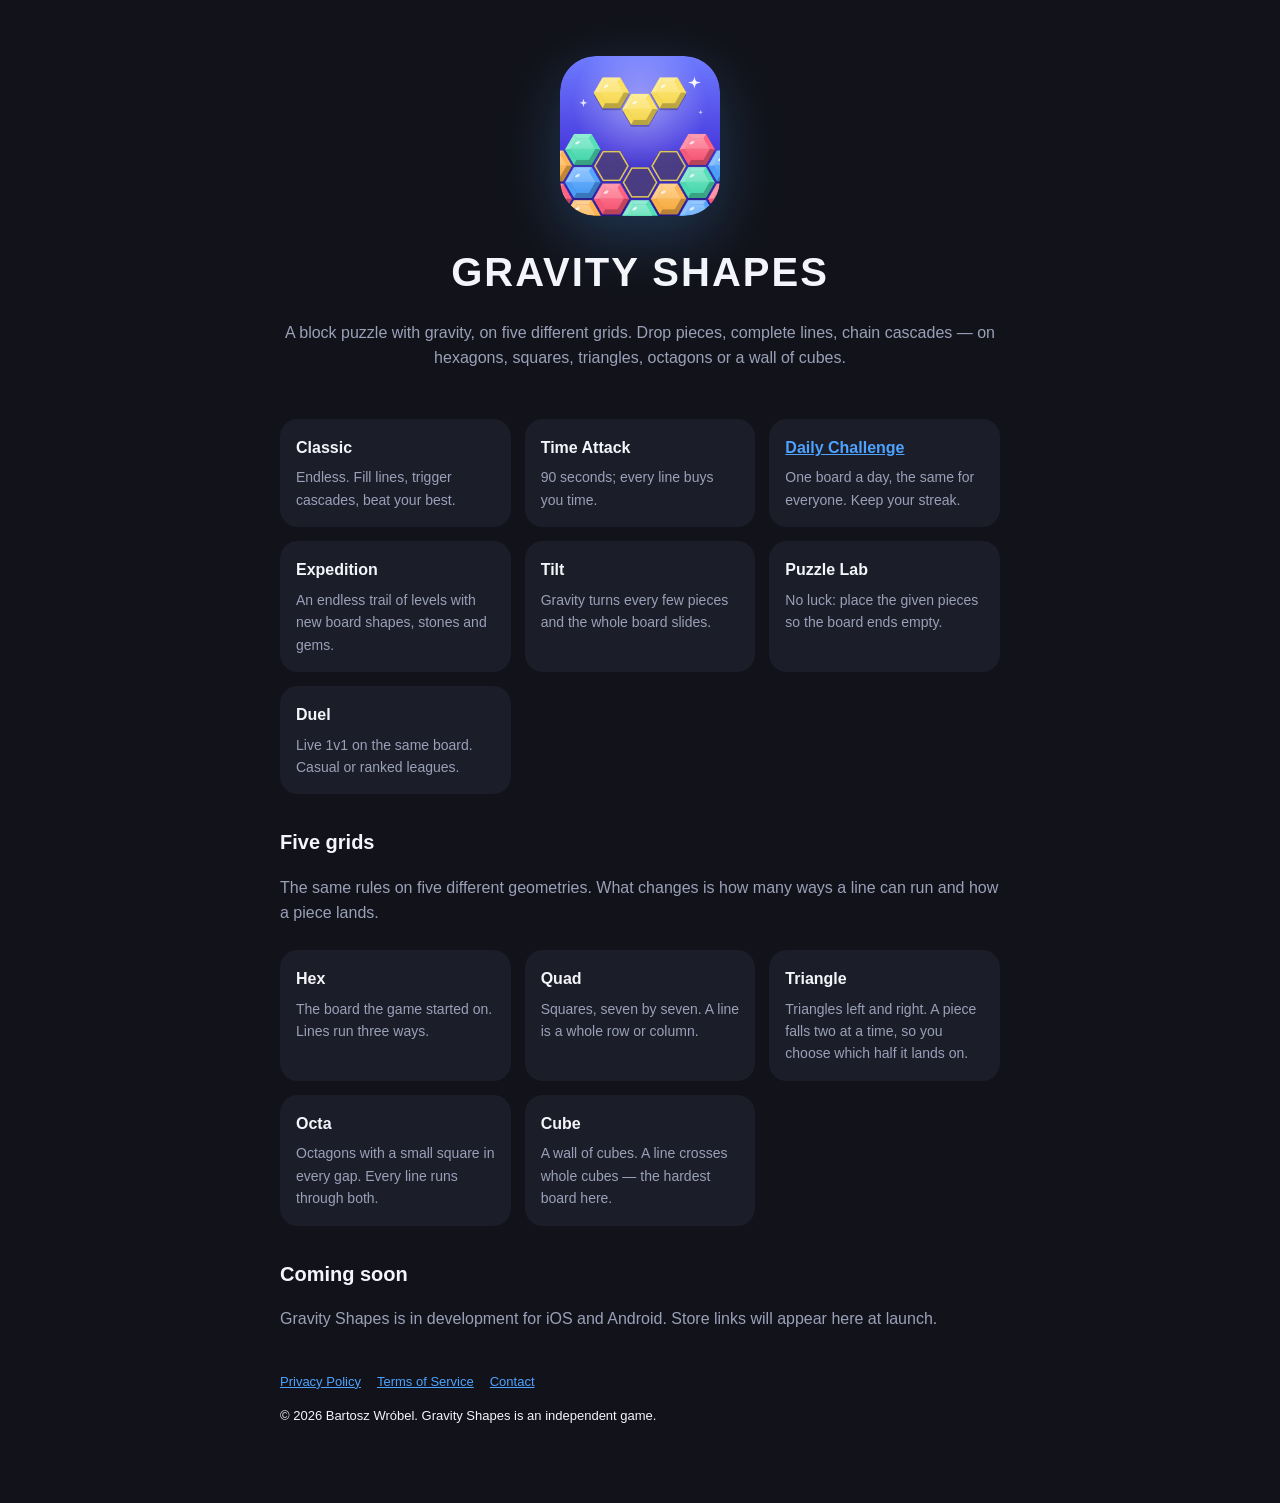
<file: index.html>
<!doctype html>
<html lang="en">
<head>
<meta charset="utf-8">
<meta name="viewport" content="width=device-width, initial-scale=1">
<title>Gravity Shapes — a block puzzle on five different grids</title>
<meta name="description" content="Gravity Shapes is a free block puzzle for iOS and Android on five grids — hexagons, squares, triangles, octagons and rhombi. Drop pieces, clear lines, chain cascades. Classic, Time Attack, Daily, Expedition, Tilt, Puzzle Lab and live Duels.">
<meta property="og:type" content="website">
<meta property="og:site_name" content="Gravity Shapes">
<meta property="og:title" content="Gravity Shapes — a block puzzle on five different grids">
<meta property="og:description" content="Drop pieces, clear lines, chain cascades — on hexagons, squares, triangles, octagons or a wall of cubes. One Daily board a day, the same for everyone.">
<meta property="og:image" content="https://bomsamdi.github.io/hexdrop/assets/logo-512.png">
<meta name="twitter:card" content="summary">
<link rel="icon" href="assets/favicon.png">
<link rel="stylesheet" href="style.css">
</head>
<body>
<main>
  <div class="hero">
    <img src="assets/logo-512.png" alt="Gravity Shapes logo">
    <h1>GRAVITY SHAPES</h1>
    <p class="muted">A block puzzle with gravity, on five different grids. Drop pieces, complete lines, chain cascades — on hexagons, squares, triangles, octagons or a wall of cubes.</p>
  </div>
  <div class="grid">
    <div class="card"><h3>Classic</h3><p>Endless. Fill lines, trigger cascades, beat your best.</p></div>
    <div class="card"><h3>Time Attack</h3><p>90 seconds; every line buys you time.</p></div>
    <div class="card"><h3><a href="daily.html">Daily Challenge</a></h3><p>One board a day, the same for everyone. Keep your streak.</p></div>
    <div class="card"><h3>Expedition</h3><p>An endless trail of levels with new board shapes, stones and gems.</p></div>
    <div class="card"><h3>Tilt</h3><p>Gravity turns every few pieces and the whole board slides.</p></div>
    <div class="card"><h3>Puzzle Lab</h3><p>No luck: place the given pieces so the board ends empty.</p></div>
    <div class="card"><h3>Duel</h3><p>Live 1v1 on the same board. Casual or ranked leagues.</p></div>
  </div>
  <h2>Five grids</h2>
  <p class="muted">The same rules on five different geometries. What changes is how many ways a line can run and how a piece lands.</p>
  <div class="grid">
    <div class="card"><h3>Hex</h3><p>The board the game started on. Lines run three ways.</p></div>
    <div class="card"><h3>Quad</h3><p>Squares, seven by seven. A line is a whole row or column.</p></div>
    <div class="card"><h3>Triangle</h3><p>Triangles left and right. A piece falls two at a time, so you choose which half it lands on.</p></div>
    <div class="card"><h3>Octa</h3><p>Octagons with a small square in every gap. Every line runs through both.</p></div>
    <div class="card"><h3>Cube</h3><p>A wall of cubes. A line crosses whole cubes — the hardest board here.</p></div>
  </div>
  <h2>Coming soon</h2>
  <p class="muted">Gravity Shapes is in development for iOS and Android. Store links will appear here at launch.</p>
  <footer>
    <nav><a href="privacy.html">Privacy Policy</a><a href="terms.html">Terms of Service</a><a href="mailto:wrobelbartosz@icloud.com">Contact</a></nav>
    <p>© 2026 Bartosz Wróbel. Gravity Shapes is an independent game.</p>
  </footer>
</main>
</body>
</html>
</file>
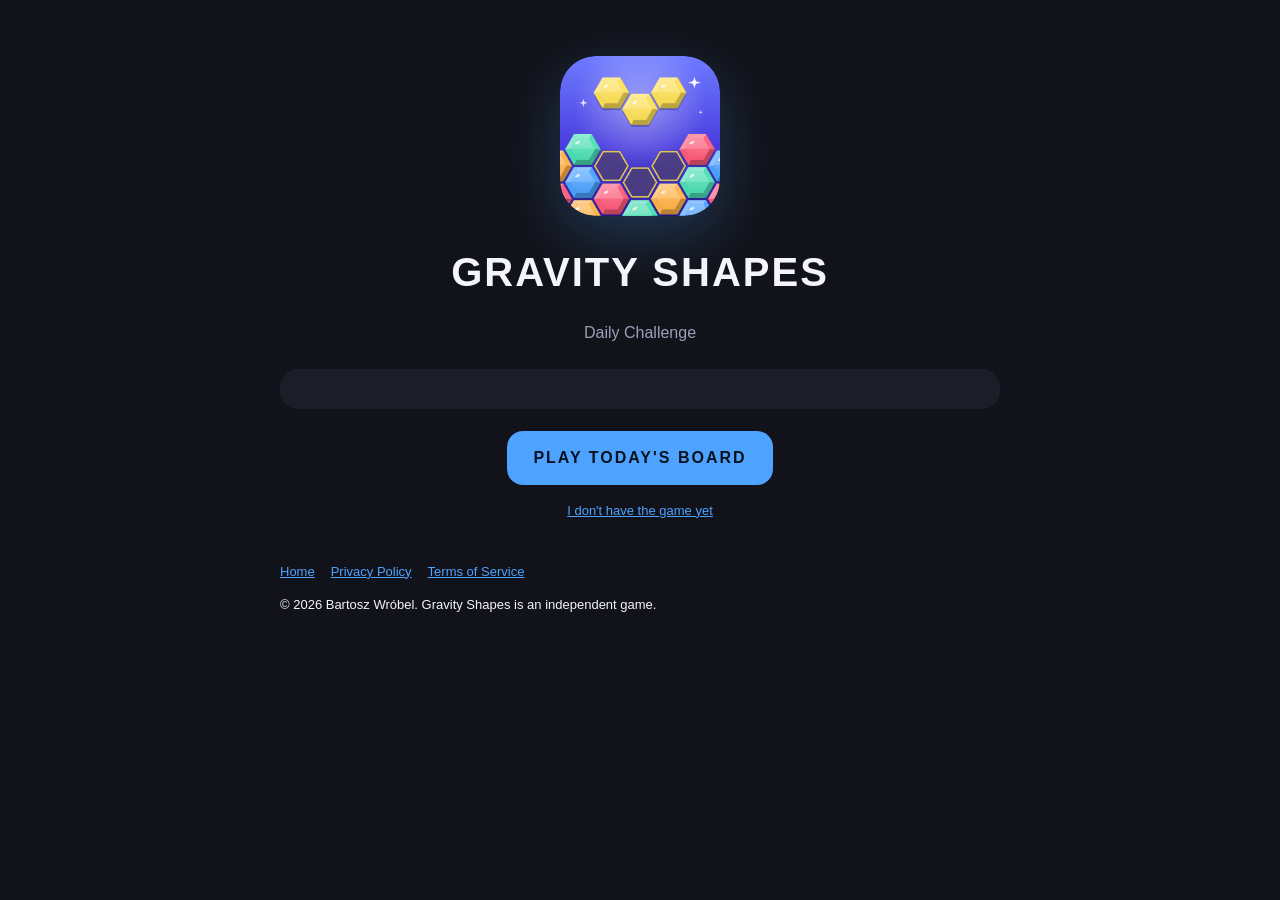
<file: daily.html>
<!doctype html>
<html lang="en">
<head>
<meta charset="utf-8">
<meta name="viewport" content="width=device-width, initial-scale=1">
<title>Gravity Shapes — Daily Challenge</title>
<meta name="description" content="One Gravity Shapes board a day, the same for everyone. See the run, then play today's board.">
<meta property="og:type" content="website">
<meta property="og:site_name" content="Gravity Shapes">
<meta property="og:title" content="Gravity Shapes — Daily Challenge">
<meta property="og:description" content="One board a day, the same for everyone.">
<meta property="og:image" content="https://bomsamdi.github.io/hexdrop/assets/logo-512.png">
<meta name="twitter:card" content="summary">
<link rel="icon" href="assets/favicon.png">
<link rel="stylesheet" href="style.css">
</head>
<body>
<main>
  <div class="hero">
    <img src="assets/logo-512.png" alt="Gravity Shapes logo">
    <h1 id="day">GRAVITY SHAPES</h1>
    <p class="muted" id="sub">Daily Challenge</p>
  </div>

  <div class="card" style="text-align:center">
    <p id="score" style="font-size:40px;font-weight:900;margin:4px 0"></p>
    <pre id="grid" style="font-size:26px;line-height:1.25;margin:8px 0;font-family:inherit"></pre>
    <p class="muted" id="streak"></p>
  </div>

  <p style="text-align:center;margin-top:22px">
    <a id="play" class="cta" href="#">PLAY TODAY'S BOARD</a>
  </p>
  <p class="muted" style="text-align:center;font-size:13px">
    <a href="index.html">I don't have the game yet</a>
  </p>

  <footer>
    <nav><a href="index.html">Home</a><a href="privacy.html">Privacy Policy</a><a href="terms.html">Terms of Service</a></nav>
    <p>© 2026 Bartosz Wróbel. Gravity Shapes is an independent game.</p>
  </footer>
</main>

<script>
// The grid is packed as one digit per cleared turn; the same mapping lives in
// packages/hexdrop_engine/lib/src/daily_grid.dart. Keep the two in step.
const GLYPHS = ['🟦', '🟩', '🟨', '🟧', '🟥'];
const PER_ROW = 5;
const MAX_ROWS = 6;

function renderGrid(packed) {
  const combos = (packed || '').split('').filter(c => c >= '0' && c <= '9');
  if (!combos.length) return '';
  const shown = PER_ROW * MAX_ROWS;
  const glyphs = combos.slice(0, shown)
    .map(c => GLYPHS[Math.min(Math.max(Number(c) - 1, 0), GLYPHS.length - 1)]);
  const rows = [];
  for (let i = 0; i < glyphs.length; i += PER_ROW) {
    rows.push(glyphs.slice(i, i + PER_ROW).join(''));
  }
  if (combos.length > shown) rows.push('+' + (combos.length - shown));
  return rows.join('\n');
}

const params = new URLSearchParams(location.search);
const day = params.get('d');
const score = params.get('s');
const streak = params.get('k');

if (day) {
  document.getElementById('day').textContent = 'DAILY #' + day;
  document.getElementById('sub').textContent = 'One board a day, the same for everyone.';
}
document.getElementById('score').textContent = score ? score + ' pts' : '';
document.getElementById('grid').textContent = renderGrid(params.get('g'));
document.getElementById('streak').textContent = streak ? '🔥 ' + streak + '-day streak' : '';

// Try the app first; if nothing takes over the tab, fall back to the page
// that explains what this is.
document.getElementById('play').addEventListener('click', function (e) {
  e.preventDefault();
  const started = Date.now();
  setTimeout(function () {
    if (Date.now() - started < 1600 && !document.hidden) {
      location.href = 'index.html';
    }
  }, 1200);
  location.href = 'hexdrop://daily/' + (day || '');
});
</script>
</body>
</html>
</file>
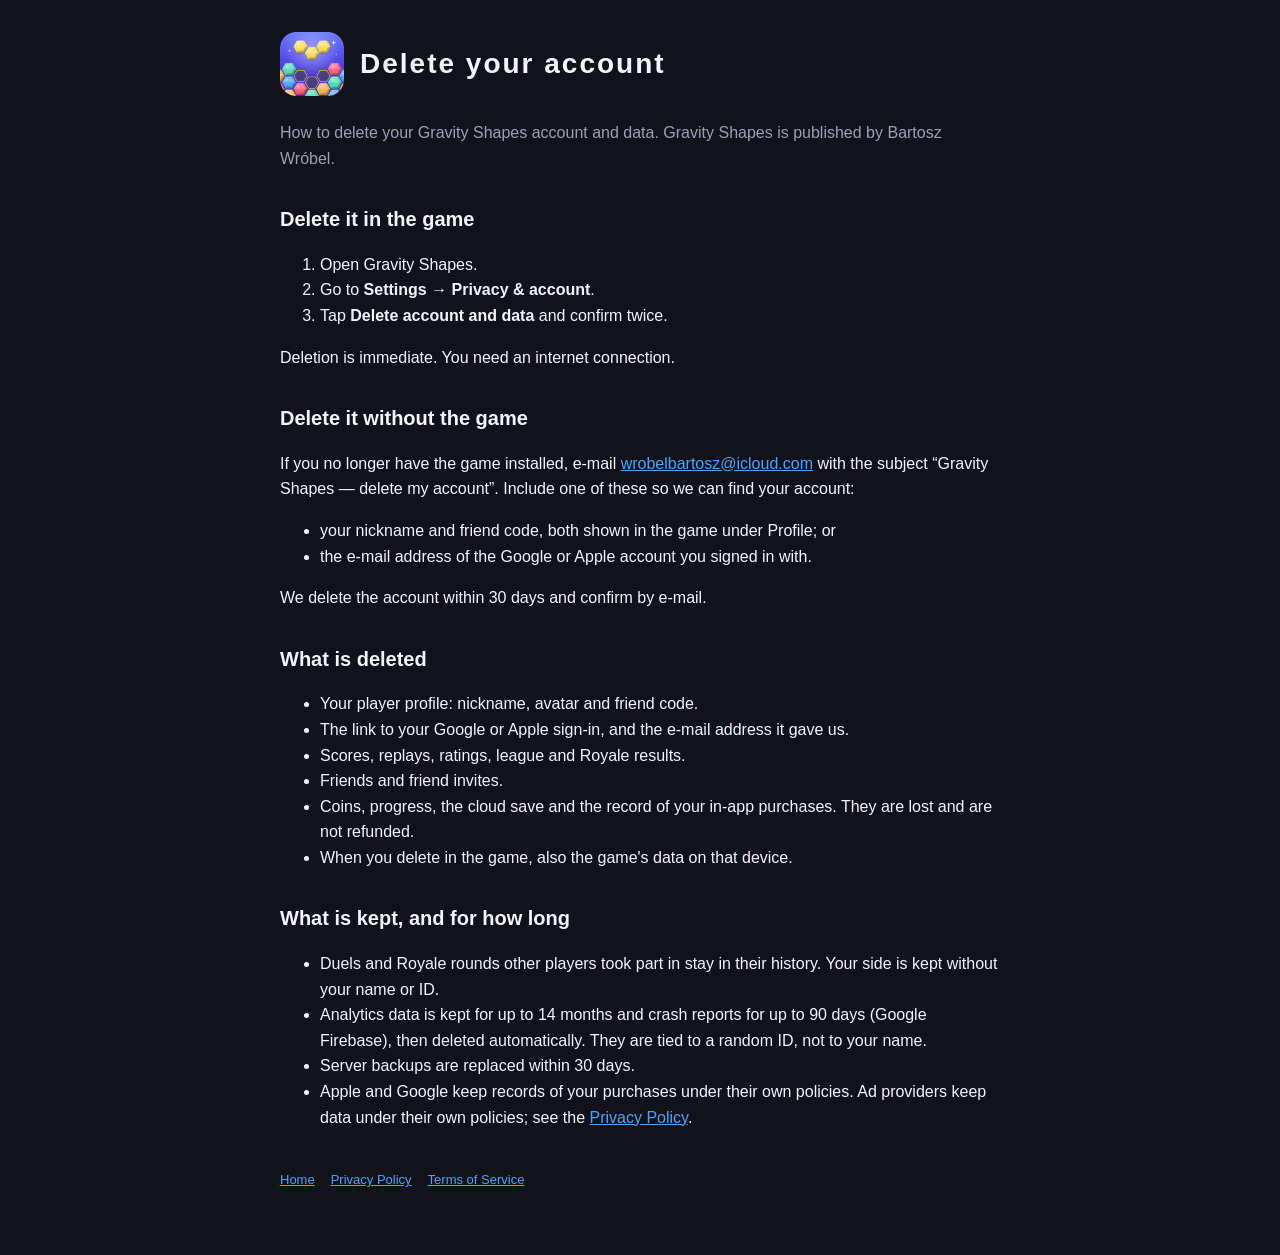
<file: delete-account.html>
<!doctype html>
<html lang="en">
<head>
<meta charset="utf-8">
<meta name="viewport" content="width=device-width, initial-scale=1">
<title>Gravity Shapes — Delete your account</title>
<link rel="icon" href="assets/favicon.png">
<link rel="stylesheet" href="style.css">
</head>
<body>
<main>
  <header><img src="assets/logo-192.png" alt=""><h1>Delete your account</h1></header>
  <p class="muted">How to delete your Gravity Shapes account and data. Gravity Shapes is published by Bartosz Wróbel.</p>

  <h2>Delete it in the game</h2>
  <ol>
    <li>Open Gravity Shapes.</li>
    <li>Go to <strong>Settings → Privacy &amp; account</strong>.</li>
    <li>Tap <strong>Delete account and data</strong> and confirm twice.</li>
  </ol>
  <p>Deletion is immediate. You need an internet connection.</p>

  <h2>Delete it without the game</h2>
  <p>If you no longer have the game installed, e-mail <a href="mailto:wrobelbartosz@icloud.com?subject=Gravity%20Shapes%20%E2%80%94%20delete%20my%20account">wrobelbartosz@icloud.com</a> with the subject “Gravity Shapes — delete my account”. Include one of these so we can find your account:</p>
  <ul>
    <li>your nickname and friend code, both shown in the game under Profile; or</li>
    <li>the e-mail address of the Google or Apple account you signed in with.</li>
  </ul>
  <p>We delete the account within 30 days and confirm by e-mail.</p>

  <h2>What is deleted</h2>
  <ul>
    <li>Your player profile: nickname, avatar and friend code.</li>
    <li>The link to your Google or Apple sign-in, and the e-mail address it gave us.</li>
    <li>Scores, replays, ratings, league and Royale results.</li>
    <li>Friends and friend invites.</li>
    <li>Coins, progress, the cloud save and the record of your in-app purchases. They are lost and are not refunded.</li>
    <li>When you delete in the game, also the game's data on that device.</li>
  </ul>

  <h2>What is kept, and for how long</h2>
  <ul>
    <li>Duels and Royale rounds other players took part in stay in their history. Your side is kept without your name or ID.</li>
    <li>Analytics data is kept for up to 14 months and crash reports for up to 90 days (Google Firebase), then deleted automatically. They are tied to a random ID, not to your name.</li>
    <li>Server backups are replaced within 30 days.</li>
    <li>Apple and Google keep records of your purchases under their own policies. Ad providers keep data under their own policies; see the <a href="privacy.html">Privacy Policy</a>.</li>
  </ul>

  <footer><nav><a href="index.html">Home</a><a href="privacy.html">Privacy Policy</a><a href="terms.html">Terms of Service</a></nav></footer>
</main>
</body>
</html>
</file>
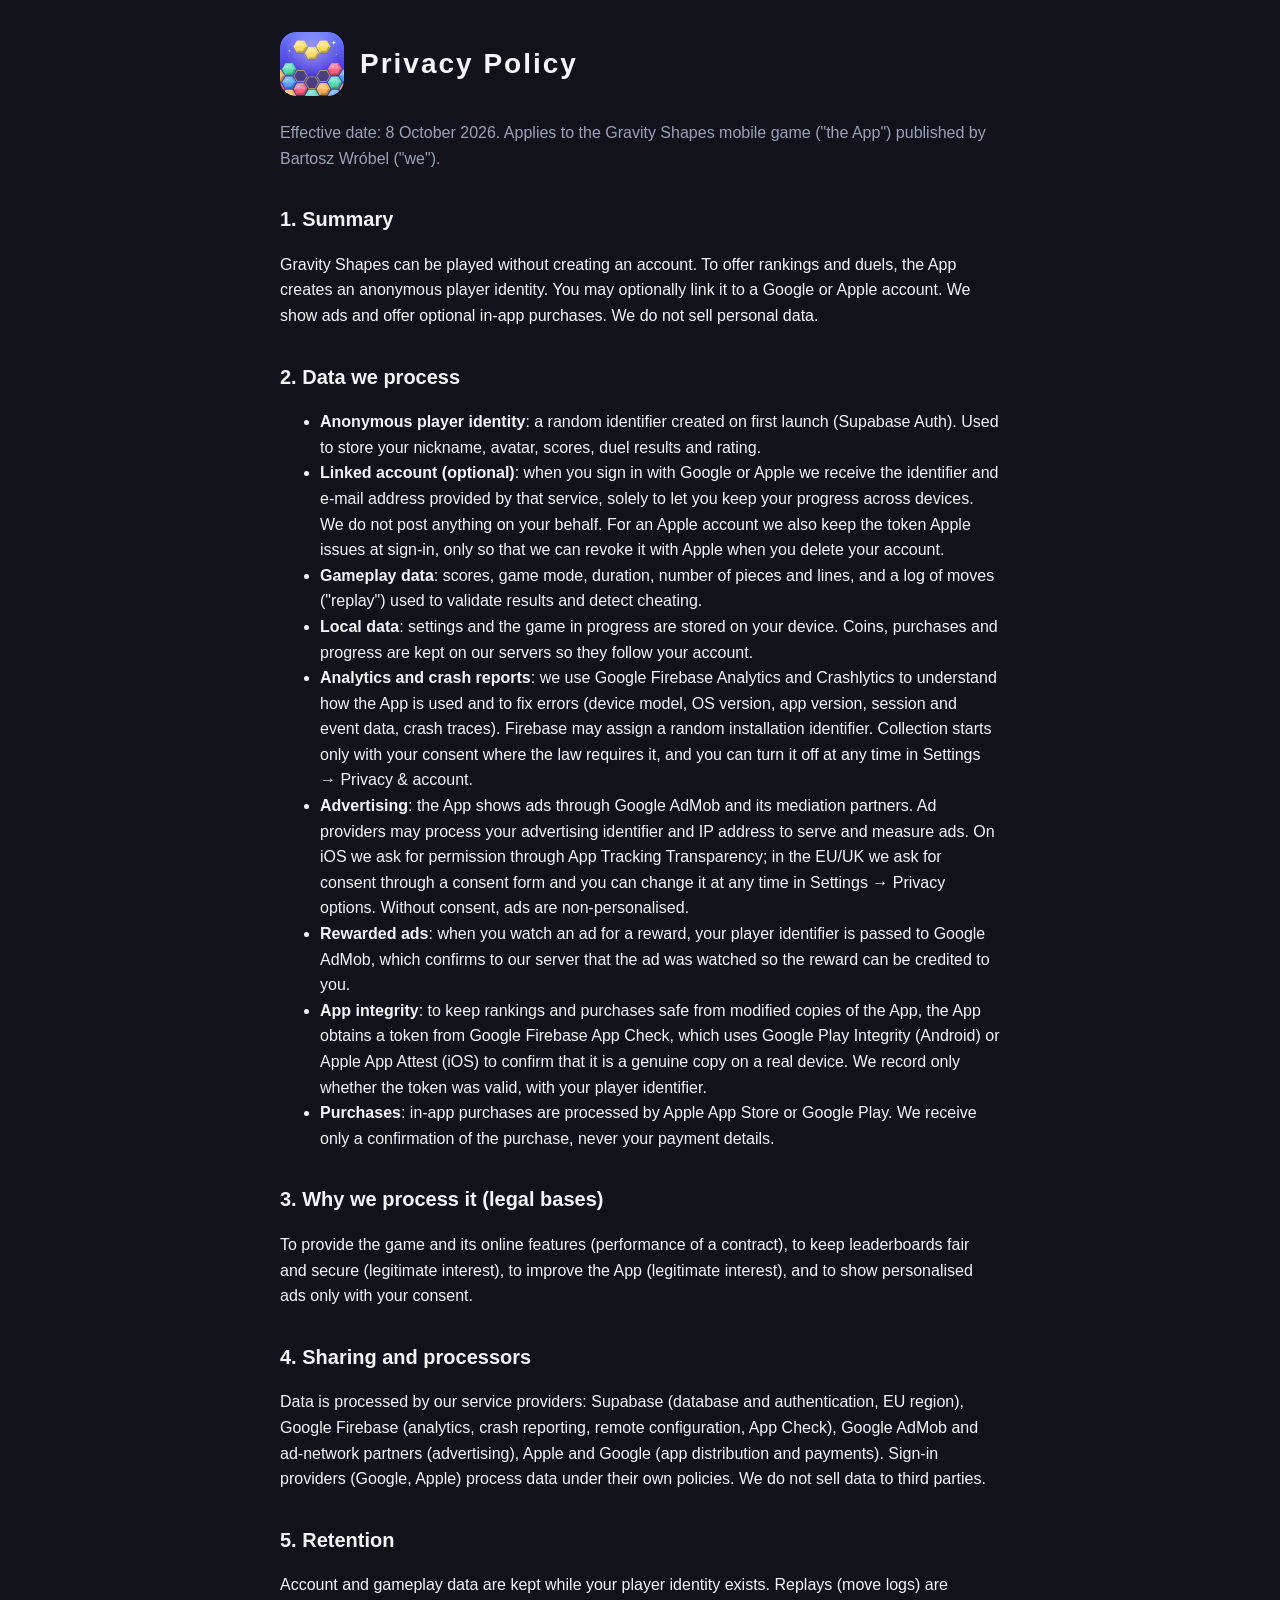
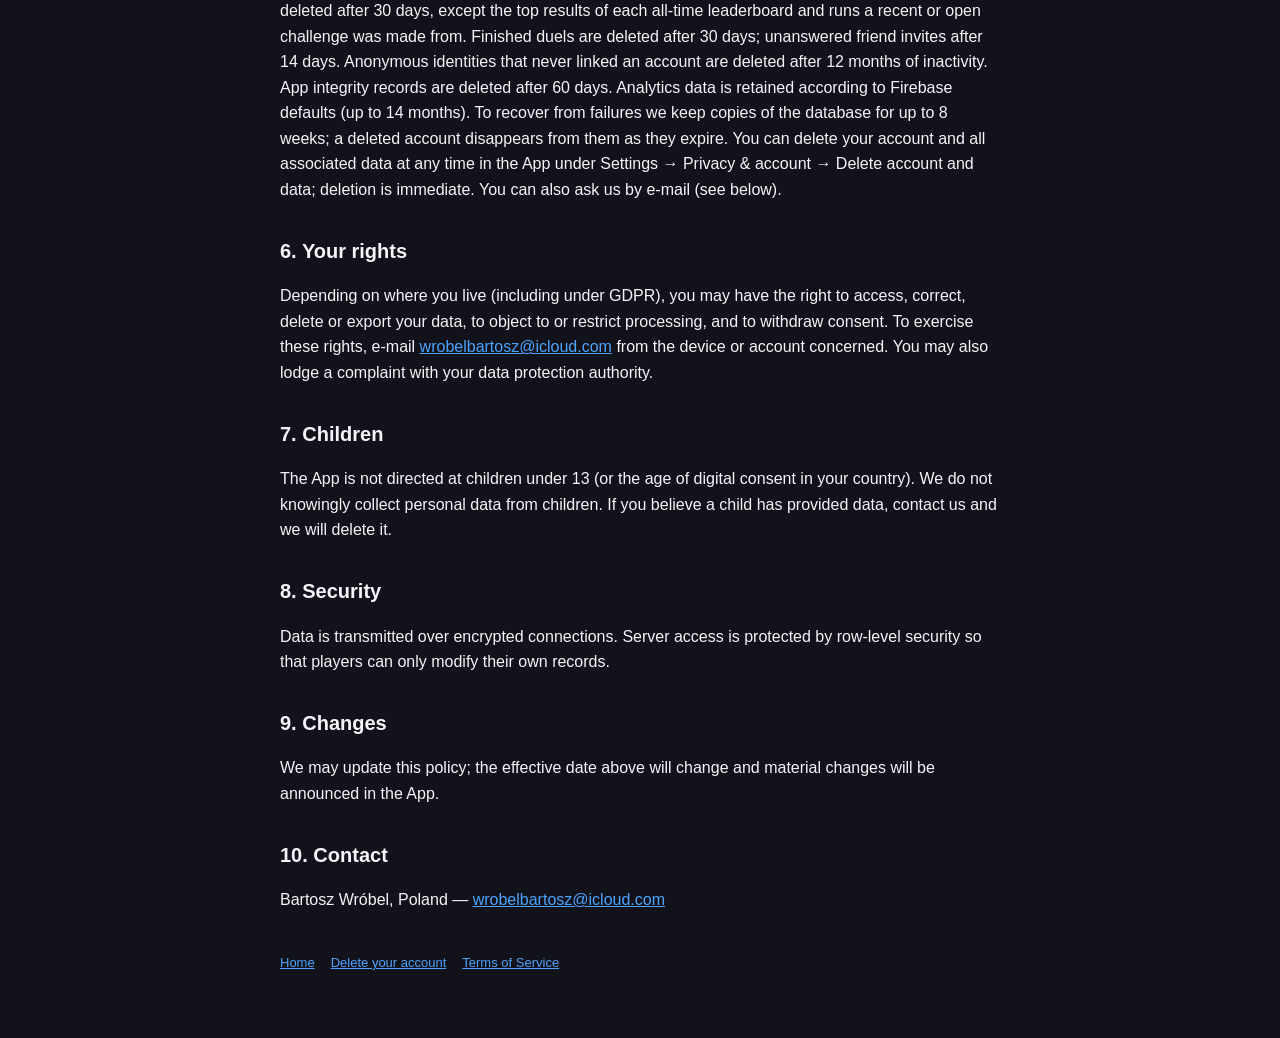
<file: privacy.html>
<!doctype html>
<html lang="en">
<head>
<meta charset="utf-8">
<meta name="viewport" content="width=device-width, initial-scale=1">
<title>Gravity Shapes — Privacy Policy</title>
<link rel="icon" href="assets/favicon.png">
<link rel="stylesheet" href="style.css">
</head>
<body>
<main>
  <header><img src="assets/logo-192.png" alt=""><h1>Privacy Policy</h1></header>
  <p class="muted">Effective date: 8 October 2026. Applies to the Gravity Shapes mobile game ("the App") published by Bartosz Wróbel ("we").</p>

  <h2>1. Summary</h2>
  <p>Gravity Shapes can be played without creating an account. To offer rankings and duels, the App creates an anonymous player identity. You may optionally link it to a Google or Apple account. We show ads and offer optional in-app purchases. We do not sell personal data.</p>

  <h2>2. Data we process</h2>
  <ul>
    <li><strong>Anonymous player identity</strong>: a random identifier created on first launch (Supabase Auth). Used to store your nickname, avatar, scores, duel results and rating.</li>
    <li><strong>Linked account (optional)</strong>: when you sign in with Google or Apple we receive the identifier and e-mail address provided by that service, solely to let you keep your progress across devices. We do not post anything on your behalf. For an Apple account we also keep the token Apple issues at sign-in, only so that we can revoke it with Apple when you delete your account.</li>
    <li><strong>Gameplay data</strong>: scores, game mode, duration, number of pieces and lines, and a log of moves ("replay") used to validate results and detect cheating.</li>
    <li><strong>Local data</strong>: settings and the game in progress are stored on your device. Coins, purchases and progress are kept on our servers so they follow your account.</li>
    <li><strong>Analytics and crash reports</strong>: we use Google Firebase Analytics and Crashlytics to understand how the App is used and to fix errors (device model, OS version, app version, session and event data, crash traces). Firebase may assign a random installation identifier. Collection starts only with your consent where the law requires it, and you can turn it off at any time in Settings → Privacy &amp; account.</li>
    <li><strong>Advertising</strong>: the App shows ads through Google AdMob and its mediation partners. Ad providers may process your advertising identifier and IP address to serve and measure ads. On iOS we ask for permission through App Tracking Transparency; in the EU/UK we ask for consent through a consent form and you can change it at any time in Settings → Privacy options. Without consent, ads are non-personalised.</li>
    <li><strong>Rewarded ads</strong>: when you watch an ad for a reward, your player identifier is passed to Google AdMob, which confirms to our server that the ad was watched so the reward can be credited to you.</li>
    <li><strong>App integrity</strong>: to keep rankings and purchases safe from modified copies of the App, the App obtains a token from Google Firebase App Check, which uses Google Play Integrity (Android) or Apple App Attest (iOS) to confirm that it is a genuine copy on a real device. We record only whether the token was valid, with your player identifier.</li>
    <li><strong>Purchases</strong>: in-app purchases are processed by Apple App Store or Google Play. We receive only a confirmation of the purchase, never your payment details.</li>
  </ul>

  <h2>3. Why we process it (legal bases)</h2>
  <p>To provide the game and its online features (performance of a contract), to keep leaderboards fair and secure (legitimate interest), to improve the App (legitimate interest), and to show personalised ads only with your consent.</p>

  <h2>4. Sharing and processors</h2>
  <p>Data is processed by our service providers: Supabase (database and authentication, EU region), Google Firebase (analytics, crash reporting, remote configuration, App Check), Google AdMob and ad-network partners (advertising), Apple and Google (app distribution and payments). Sign-in providers (Google, Apple) process data under their own policies. We do not sell data to third parties.</p>

  <h2>5. Retention</h2>
  <p>Account and gameplay data are kept while your player identity exists. Replays (move logs) are deleted after 30 days, except the top results of each all-time leaderboard and runs a recent or open challenge was made from. Finished duels are deleted after 30 days; unanswered friend invites after 14 days. Anonymous identities that never linked an account are deleted after 12 months of inactivity. App integrity records are deleted after 60 days. Analytics data is retained according to Firebase defaults (up to 14 months). To recover from failures we keep copies of the database for up to 8 weeks; a deleted account disappears from them as they expire. You can delete your account and all associated data at any time in the App under Settings → Privacy &amp; account → Delete account and data; deletion is immediate. You can also ask us by e-mail (see below).</p>

  <h2>6. Your rights</h2>
  <p>Depending on where you live (including under GDPR), you may have the right to access, correct, delete or export your data, to object to or restrict processing, and to withdraw consent. To exercise these rights, e-mail <a href="mailto:wrobelbartosz@icloud.com">wrobelbartosz@icloud.com</a> from the device or account concerned. You may also lodge a complaint with your data protection authority.</p>

  <h2>7. Children</h2>
  <p>The App is not directed at children under 13 (or the age of digital consent in your country). We do not knowingly collect personal data from children. If you believe a child has provided data, contact us and we will delete it.</p>

  <h2>8. Security</h2>
  <p>Data is transmitted over encrypted connections. Server access is protected by row-level security so that players can only modify their own records.</p>

  <h2>9. Changes</h2>
  <p>We may update this policy; the effective date above will change and material changes will be announced in the App.</p>

  <h2>10. Contact</h2>
  <p>Bartosz Wróbel, Poland — <a href="mailto:wrobelbartosz@icloud.com">wrobelbartosz@icloud.com</a></p>

  <footer><nav><a href="index.html">Home</a><a href="delete-account.html">Delete your account</a><a href="terms.html">Terms of Service</a></nav></footer>
</main>
</body>
</html>
</file>
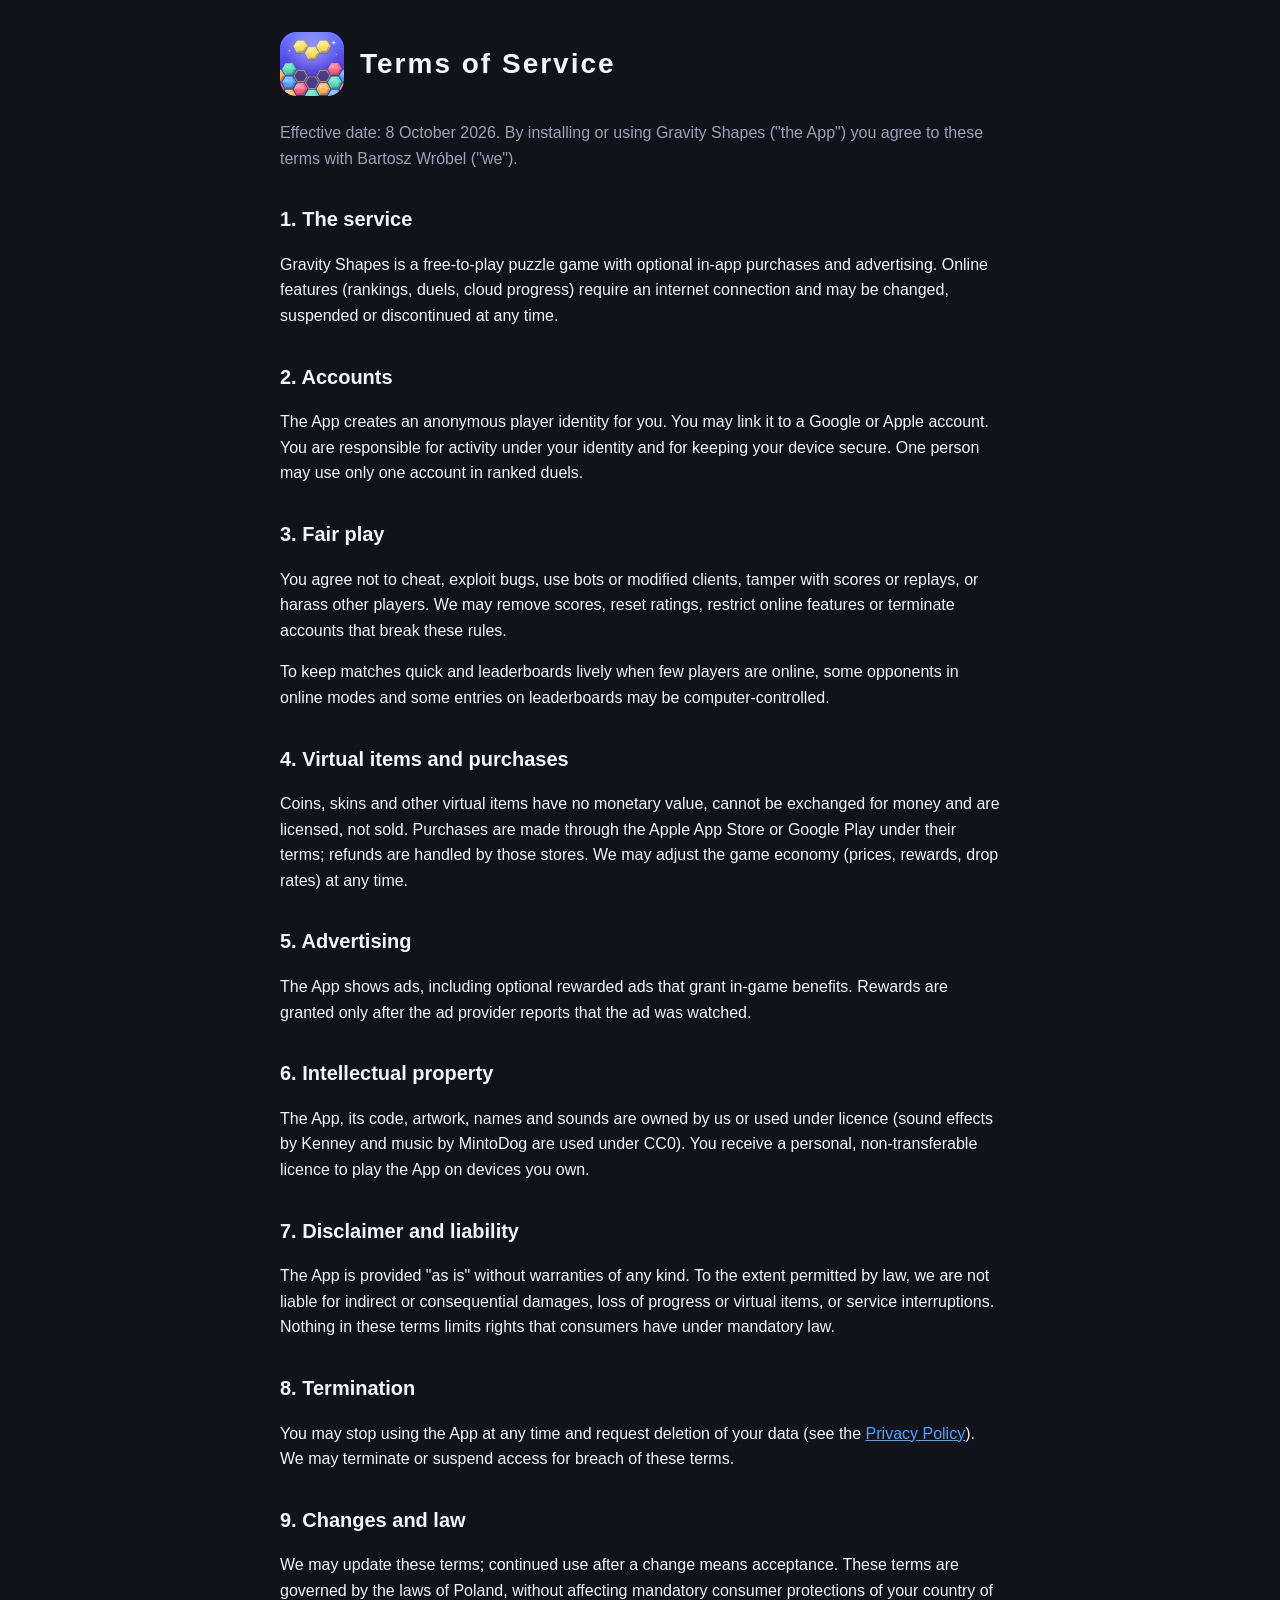
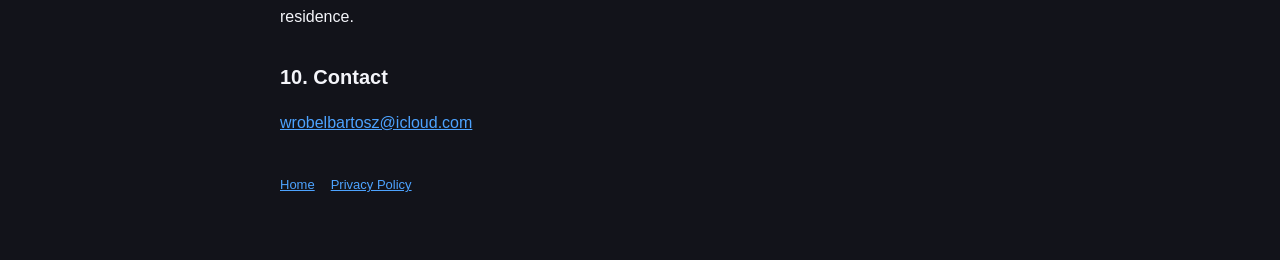
<file: terms.html>
<!doctype html>
<html lang="en">
<head>
<meta charset="utf-8">
<meta name="viewport" content="width=device-width, initial-scale=1">
<title>Gravity Shapes — Terms of Service</title>
<link rel="icon" href="assets/favicon.png">
<link rel="stylesheet" href="style.css">
</head>
<body>
<main>
  <header><img src="assets/logo-192.png" alt=""><h1>Terms of Service</h1></header>
  <p class="muted">Effective date: 8 October 2026. By installing or using Gravity Shapes ("the App") you agree to these terms with Bartosz Wróbel ("we").</p>

  <h2>1. The service</h2>
  <p>Gravity Shapes is a free-to-play puzzle game with optional in-app purchases and advertising. Online features (rankings, duels, cloud progress) require an internet connection and may be changed, suspended or discontinued at any time.</p>

  <h2>2. Accounts</h2>
  <p>The App creates an anonymous player identity for you. You may link it to a Google or Apple account. You are responsible for activity under your identity and for keeping your device secure. One person may use only one account in ranked duels.</p>

  <h2>3. Fair play</h2>
  <p>You agree not to cheat, exploit bugs, use bots or modified clients, tamper with scores or replays, or harass other players. We may remove scores, reset ratings, restrict online features or terminate accounts that break these rules.</p>
  <p>To keep matches quick and leaderboards lively when few players are online, some opponents in online modes and some entries on leaderboards may be computer-controlled.</p>

  <h2>4. Virtual items and purchases</h2>
  <p>Coins, skins and other virtual items have no monetary value, cannot be exchanged for money and are licensed, not sold. Purchases are made through the Apple App Store or Google Play under their terms; refunds are handled by those stores. We may adjust the game economy (prices, rewards, drop rates) at any time.</p>

  <h2>5. Advertising</h2>
  <p>The App shows ads, including optional rewarded ads that grant in-game benefits. Rewards are granted only after the ad provider reports that the ad was watched.</p>

  <h2>6. Intellectual property</h2>
  <p>The App, its code, artwork, names and sounds are owned by us or used under licence (sound effects by Kenney and music by MintoDog are used under CC0). You receive a personal, non-transferable licence to play the App on devices you own.</p>

  <h2>7. Disclaimer and liability</h2>
  <p>The App is provided "as is" without warranties of any kind. To the extent permitted by law, we are not liable for indirect or consequential damages, loss of progress or virtual items, or service interruptions. Nothing in these terms limits rights that consumers have under mandatory law.</p>

  <h2>8. Termination</h2>
  <p>You may stop using the App at any time and request deletion of your data (see the <a href="privacy.html">Privacy Policy</a>). We may terminate or suspend access for breach of these terms.</p>

  <h2>9. Changes and law</h2>
  <p>We may update these terms; continued use after a change means acceptance. These terms are governed by the laws of Poland, without affecting mandatory consumer protections of your country of residence.</p>

  <h2>10. Contact</h2>
  <p><a href="mailto:wrobelbartosz@icloud.com">wrobelbartosz@icloud.com</a></p>

  <footer><nav><a href="index.html">Home</a><a href="privacy.html">Privacy Policy</a></nav></footer>
</main>
</body>
</html>
</file>
<file: style.css>
:root { color-scheme: dark; --bg:#12131A; --surface:#1B1D29; --text:#F4F5FA; --muted:#9AA0B8; --accent:#4DA3FF; }
* { box-sizing: border-box; }
body { margin:0; background:var(--bg); color:var(--text); font: 16px/1.6 -apple-system, "Segoe UI", Roboto, Helvetica, Arial, sans-serif; }
main { max-width: 760px; margin: 0 auto; padding: 32px 20px 64px; }
header { display:flex; align-items:center; gap:16px; margin-bottom: 24px; }
header img { width:64px; height:64px; border-radius:16px; }
h1 { margin:0; font-size: 28px; letter-spacing: 2px; }
h2 { margin-top: 32px; font-size: 20px; }
p, li { color: var(--text); }
.muted { color: var(--muted); }
a { color: var(--accent); }
nav a { margin-right: 16px; }
.hero { text-align:center; padding: 24px 0 8px; }
.hero img { width: 160px; height:160px; border-radius: 36px; box-shadow: 0 20px 60px rgba(77,163,255,.25); }
.hero h1 { font-size: 40px; margin-top: 16px; }
.grid { display:grid; grid-template-columns: repeat(auto-fit, minmax(220px,1fr)); gap: 14px; margin-top: 24px; }
.card { background: var(--surface); border-radius: 18px; padding: 16px; }
.card h3 { margin: 0 0 6px; font-size: 16px; }
.card p { margin:0; color: var(--muted); font-size: 14px; }
footer { margin-top: 40px; color: var(--muted); font-size: 13px; }

.cta { display:inline-block; background:var(--accent); color:#08121f; text-decoration:none;
       font-weight:900; letter-spacing:2px; padding:14px 26px; border-radius:16px; }
.cta:hover { filter:brightness(1.08); }
pre { white-space:pre-wrap; }
</file>
